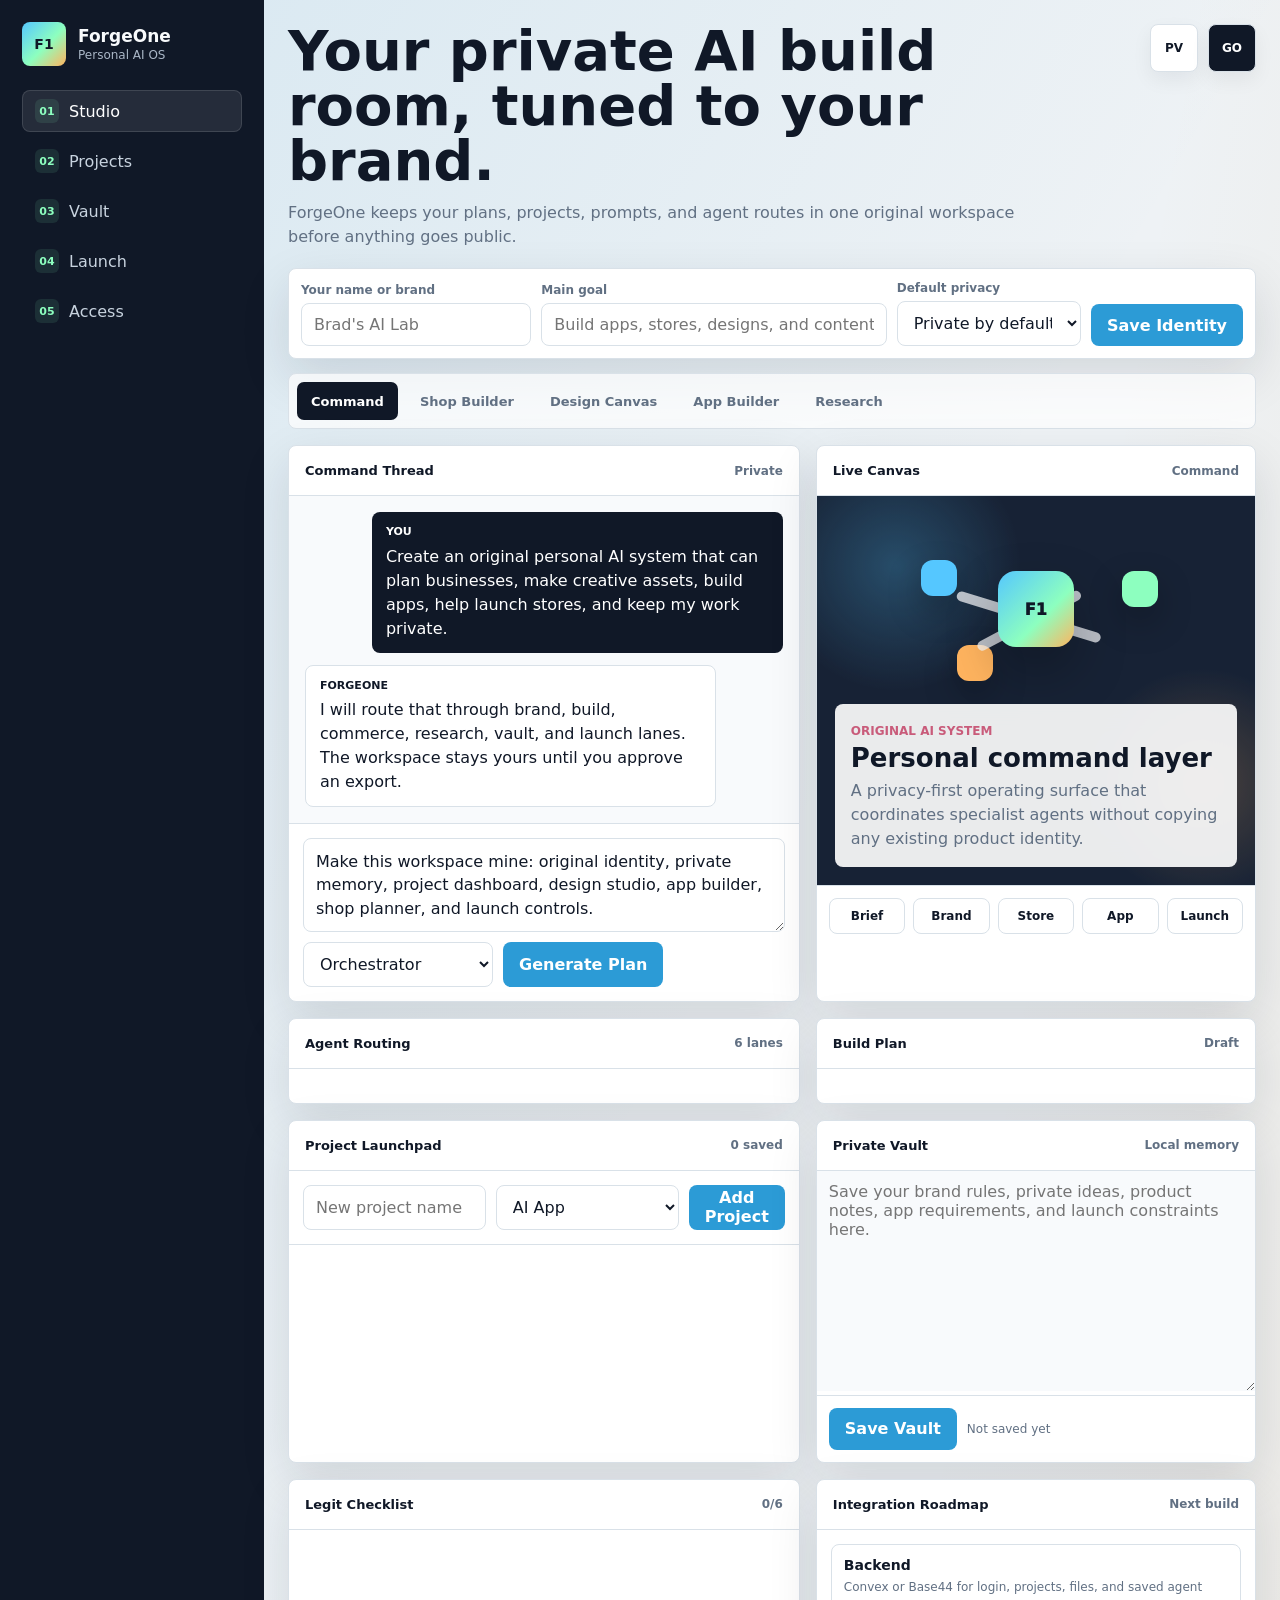
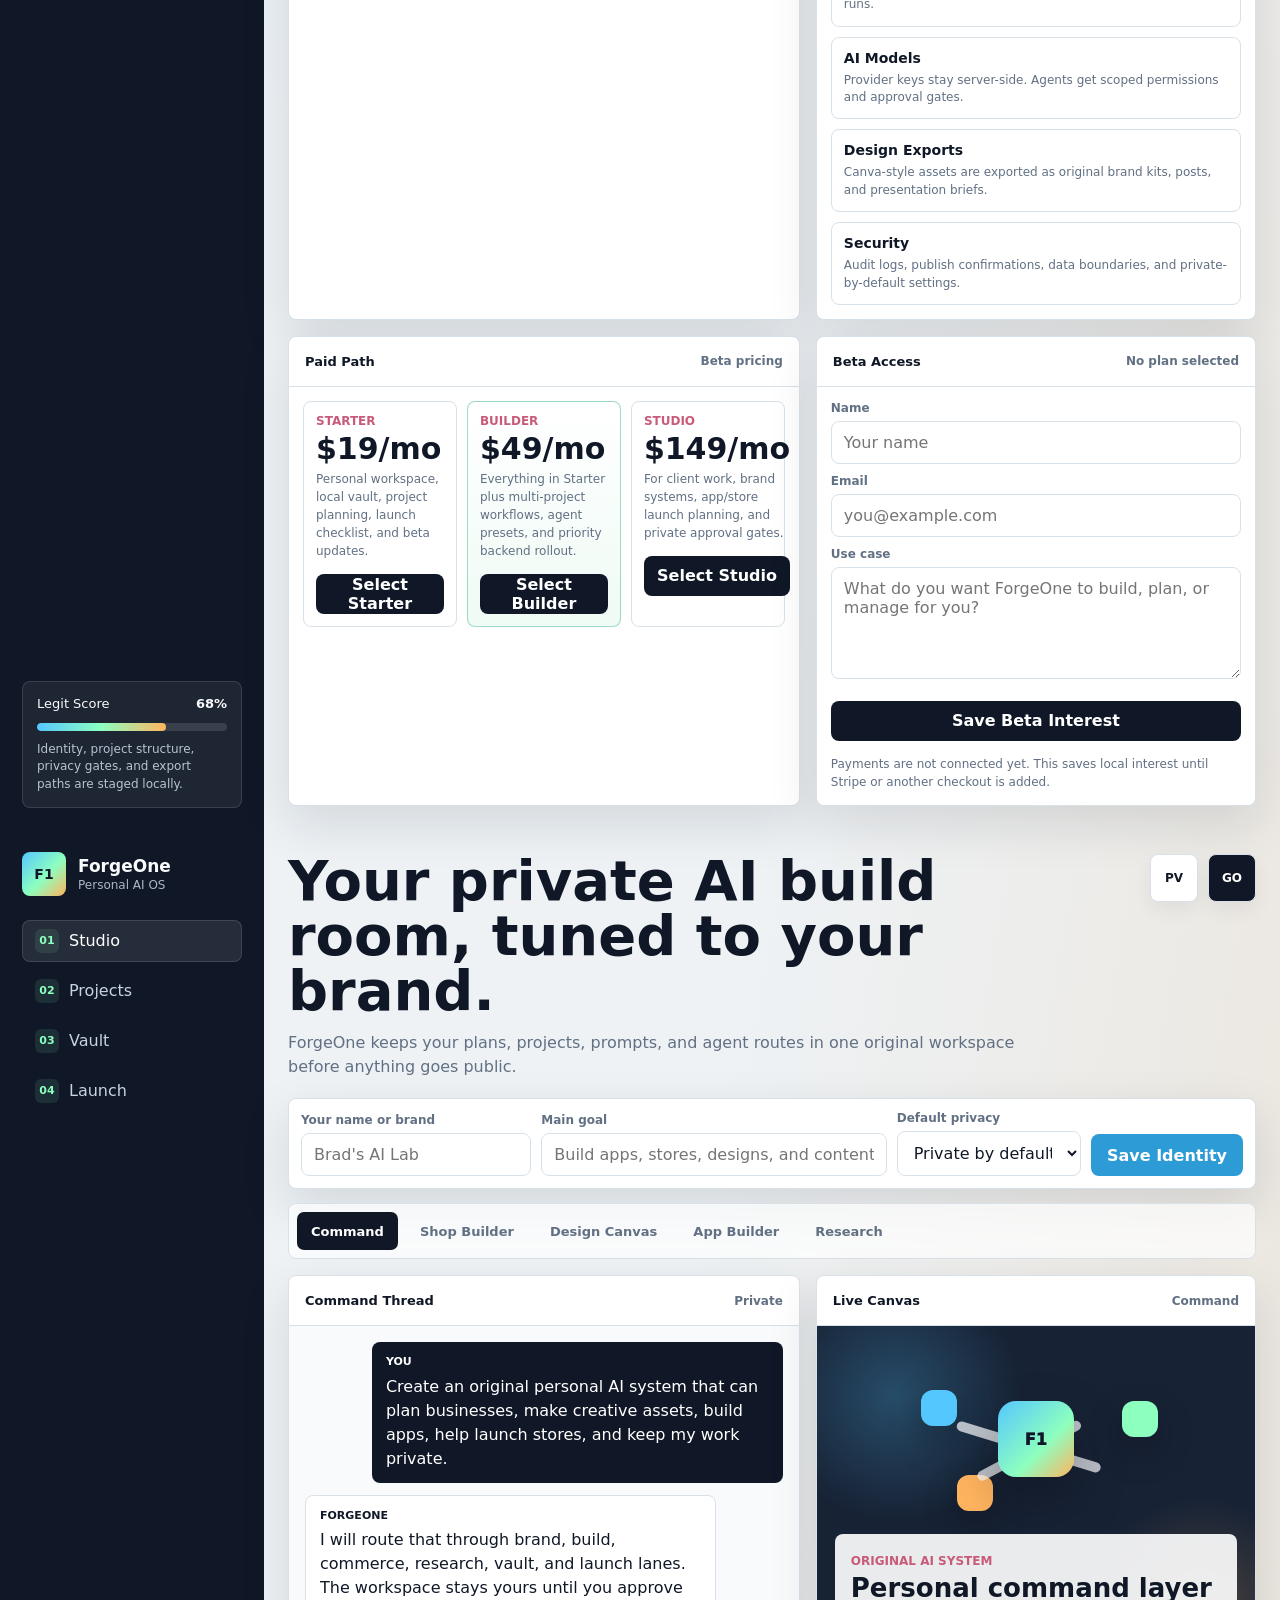
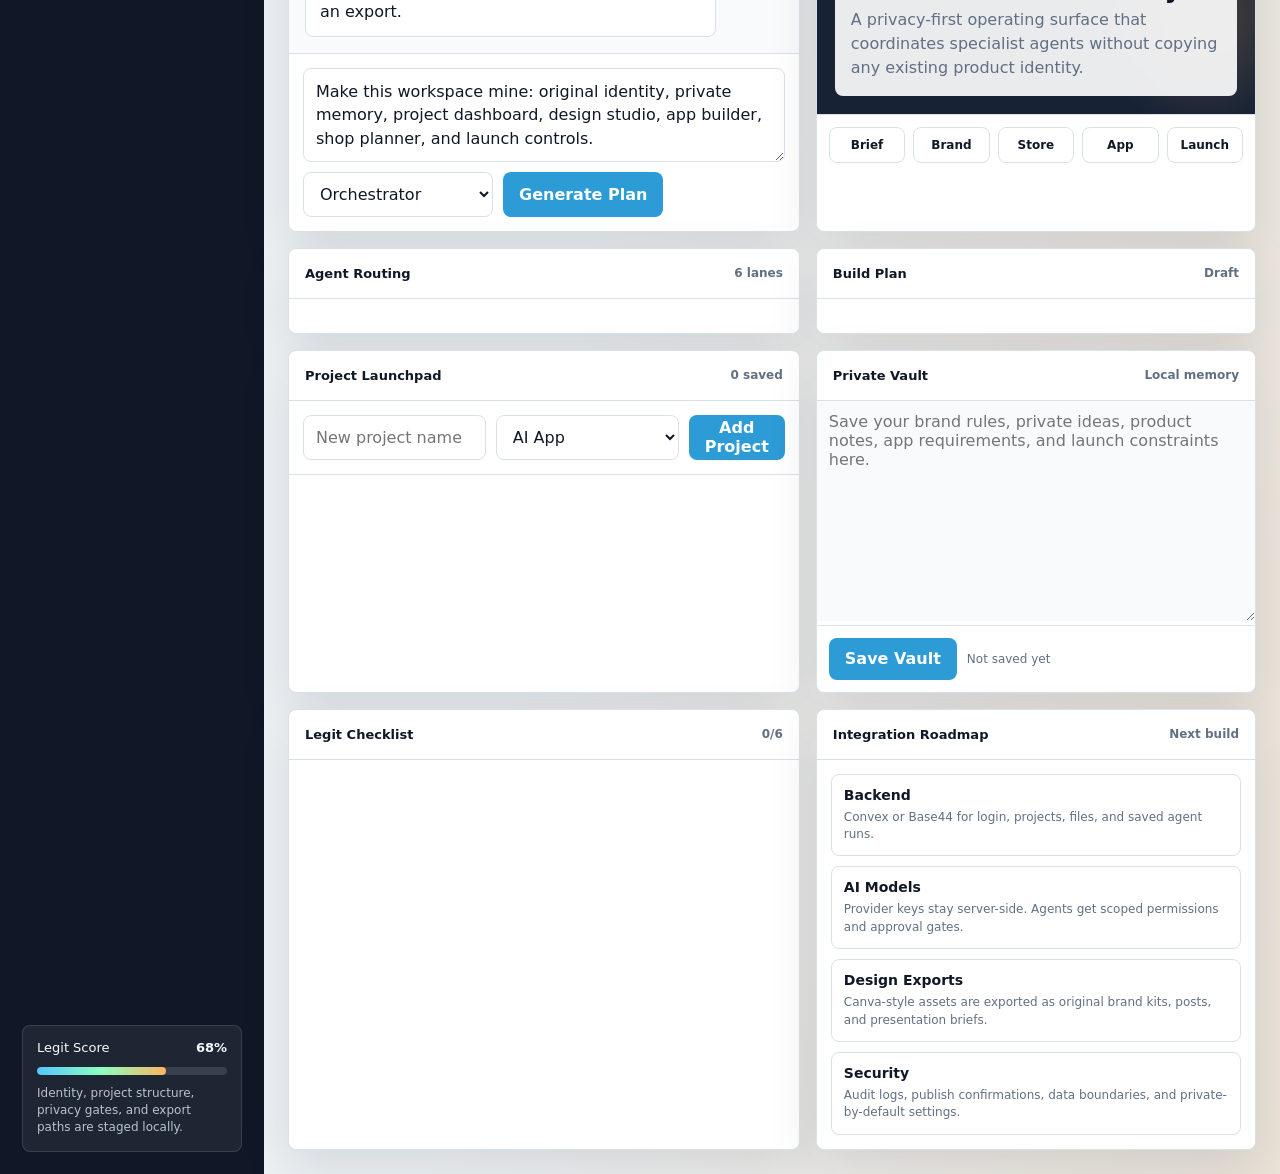
<file: index.html>
<!doctype html>
<html lang="en">
  <head>
    <meta charset="utf-8" />
    <meta name="viewport" content="width=device-width, initial-scale=1" />
    <title>ForgeOne AI Workspace</title>
    <link rel="stylesheet" href="./styles.css?v=20260709b" />
  </head>
  <body>
    <main class="shell" aria-label="ForgeOne AI workspace">
      <aside class="sidebar" aria-label="Workspace navigation">
        <div class="brand">
          <div class="brand-mark" aria-hidden="true">F1</div>
          <div>
            <strong>ForgeOne</strong>
            <span id="ownerTag">Personal AI OS</span>
          </div>
        </div>

        <nav class="nav-list" aria-label="Primary">
          <button class="nav-item active" type="button" data-section="studio">
            <span class="icon" aria-hidden="true">01</span>
            <span>Studio</span>
          </button>
          <button class="nav-item" type="button" data-section="projects">
            <span class="icon" aria-hidden="true">02</span>
            <span>Projects</span>
          </button>
          <button class="nav-item" type="button" data-section="vault">
            <span class="icon" aria-hidden="true">03</span>
            <span>Vault</span>
          </button>
          <button class="nav-item" type="button" data-section="launch">
            <span class="icon" aria-hidden="true">04</span>
            <span>Launch</span>
          </button>
          <button class="nav-item" type="button" data-section="access">
            <span class="icon" aria-hidden="true">05</span>
            <span>Access</span>
          </button>
        </nav>

        <section class="quota" aria-label="Readiness score">
          <div class="quota-head">
            <span>Legit Score</span>
            <strong id="legitScore">68%</strong>
          </div>
          <div class="meter" aria-hidden="true"><span id="legitBar"></span></div>
          <p id="legitText">Identity, project structure, privacy gates, and export paths are staged locally.</p>
        </section>
      </aside>

      <section class="workspace">
        <header class="topbar">
          <div>
            <h1>Your private AI build room, tuned to your brand.</h1>
            <p>ForgeOne keeps your plans, projects, prompts, and agent routes in one original workspace before anything goes public.</p>
          </div>
          <div class="top-actions" aria-label="Global actions">
            <button class="icon-button" type="button" id="privacyToggle" title="Toggle private mode" aria-pressed="true">
              <span aria-hidden="true">PV</span>
            </button>
            <button class="icon-button primary" type="button" id="runButton" title="Run workspace">
              <span aria-hidden="true">GO</span>
            </button>
          </div>
        </header>

        <section class="owner-panel" aria-label="Owner setup">
          <form class="owner-form" id="ownerForm">
            <label>
              <span>Your name or brand</span>
              <input id="ownerName" autocomplete="name" placeholder="Brad's AI Lab" />
            </label>
            <label>
              <span>Main goal</span>
              <input id="ownerGoal" placeholder="Build apps, stores, designs, and content" />
            </label>
            <label>
              <span>Default privacy</span>
              <select id="ownerPrivacy">
                <option value="Private by default">Private by default</option>
                <option value="Review before export">Review before export</option>
                <option value="Local only">Local only</option>
              </select>
            </label>
            <button type="submit">Save Identity</button>
          </form>
        </section>

        <section class="mode-strip" aria-label="Creation mode">
          <button class="mode active" type="button" data-mode="command">Command</button>
          <button class="mode" type="button" data-mode="shop">Shop Builder</button>
          <button class="mode" type="button" data-mode="canvas">Design Canvas</button>
          <button class="mode" type="button" data-mode="code">App Builder</button>
          <button class="mode" type="button" data-mode="research">Research</button>
        </section>

        <section class="main-grid" id="studio">
          <section class="conversation" aria-label="AI command conversation">
            <div class="panel-title">
              <span>Command Thread</span>
              <strong id="privacyState">Private</strong>
            </div>
            <div class="thread" id="thread">
              <article class="message user">
                <span>You</span>
                <p>Create an original personal AI system that can plan businesses, make creative assets, build apps, help launch stores, and keep my work private.</p>
              </article>
              <article class="message ai">
                <span>ForgeOne</span>
                <p>I will route that through brand, build, commerce, research, vault, and launch lanes. The workspace stays yours until you approve an export.</p>
              </article>
            </div>
            <form class="composer" id="composer">
              <label class="sr-only" for="prompt">Prompt</label>
              <textarea id="prompt" rows="3">Make this workspace mine: original identity, private memory, project dashboard, design studio, app builder, shop planner, and launch controls.</textarea>
              <div class="composer-actions">
                <select id="agentSelect" aria-label="Agent">
                  <option value="orchestrator">Orchestrator</option>
                  <option value="designer">Design Agent</option>
                  <option value="builder">Code Agent</option>
                  <option value="commerce">Commerce Agent</option>
                  <option value="analyst">Research Agent</option>
                  <option value="security">Security Agent</option>
                </select>
                <button type="submit">Generate Plan</button>
              </div>
            </form>
          </section>

          <section class="canvas-area" aria-label="Live workspace preview">
            <div class="panel-title">
              <span>Live Canvas</span>
              <strong id="modeLabel">Command</strong>
            </div>
            <div class="preview">
              <div class="signal-map" aria-hidden="true">
                <span class="node node-a"></span>
                <span class="node node-b"></span>
                <span class="node node-c"></span>
                <span class="beam beam-a"></span>
                <span class="beam beam-b"></span>
                <span class="core">F1</span>
              </div>
              <div class="preview-card">
                <span id="previewType">Original AI system</span>
                <h2 id="previewTitle">Personal command layer</h2>
                <p id="previewBody">A privacy-first operating surface that coordinates specialist agents without copying any existing product identity.</p>
              </div>
            </div>
            <div class="tool-row" aria-label="Quick tools">
              <button type="button" data-tool="Brief">Brief</button>
              <button type="button" data-tool="Brand">Brand</button>
              <button type="button" data-tool="Store">Store</button>
              <button type="button" data-tool="App">App</button>
              <button type="button" data-tool="Launch">Launch</button>
            </div>
          </section>

          <section class="agent-board" aria-label="Agent routing">
            <div class="panel-title">
              <span>Agent Routing</span>
              <strong id="activeAgents">6 lanes</strong>
            </div>
            <div class="agent-list" id="agentList"></div>
          </section>

          <section class="build-plan" aria-label="Generated plan">
            <div class="panel-title">
              <span>Build Plan</span>
              <strong id="planStatus">Draft</strong>
            </div>
            <ol id="planList"></ol>
          </section>
        </section>

        <section class="lower-grid" id="projects" aria-label="Projects and vault">
          <section class="project-panel">
            <div class="panel-title">
              <span>Project Launchpad</span>
              <strong id="projectCount">0 saved</strong>
            </div>
            <form class="project-form" id="projectForm">
              <input id="projectName" placeholder="New project name" />
              <select id="projectType" aria-label="Project type">
                <option>AI App</option>
                <option>Online Store</option>
                <option>Brand Kit</option>
                <option>Content System</option>
                <option>Research Sprint</option>
              </select>
              <button type="submit">Add Project</button>
            </form>
            <div class="project-list" id="projectList"></div>
          </section>

          <section class="vault-panel" id="vault" aria-label="Private vault notes">
            <div class="panel-title">
              <span>Private Vault</span>
              <strong>Local memory</strong>
            </div>
            <textarea id="vaultNotes" rows="8" placeholder="Save your brand rules, private ideas, product notes, app requirements, and launch constraints here."></textarea>
            <div class="vault-actions">
              <button type="button" id="saveVault">Save Vault</button>
              <span id="vaultStatus">Not saved yet</span>
            </div>
          </section>
        </section>

        <section class="systems-grid" id="launch" aria-label="Legitimacy and integrations">
          <section class="legit-panel">
            <div class="panel-title">
              <span>Legit Checklist</span>
              <strong id="checkCount">0/6</strong>
            </div>
            <div class="check-list" id="checkList"></div>
          </section>

          <section class="integration-panel">
            <div class="panel-title">
              <span>Integration Roadmap</span>
              <strong>Next build</strong>
            </div>
            <div class="integration-list">
              <article>
                <strong>Backend</strong>
                <p>Convex or Base44 for login, projects, files, and saved agent runs.</p>
              </article>
              <article>
                <strong>AI Models</strong>
                <p>Provider keys stay server-side. Agents get scoped permissions and approval gates.</p>
              </article>
              <article>
                <strong>Design Exports</strong>
                <p>Canva-style assets are exported as original brand kits, posts, and presentation briefs.</p>
              </article>
              <article>
                <strong>Security</strong>
                <p>Audit logs, publish confirmations, data boundaries, and private-by-default settings.</p>
              </article>
            </div>
          </section>
        </section>

        <section class="access-grid" id="access" aria-label="Pricing and beta access">
          <section class="pricing-panel">
            <div class="panel-title">
              <span>Paid Path</span>
              <strong>Beta pricing</strong>
            </div>
            <div class="pricing-list">
              <article class="price-card">
                <span>Starter</span>
                <strong>$19/mo</strong>
                <p>Personal workspace, local vault, project planning, launch checklist, and beta updates.</p>
                <button type="button" data-plan-choice="Starter">Select Starter</button>
              </article>
              <article class="price-card featured">
                <span>Builder</span>
                <strong>$49/mo</strong>
                <p>Everything in Starter plus multi-project workflows, agent presets, and priority backend rollout.</p>
                <button type="button" data-plan-choice="Builder">Select Builder</button>
              </article>
              <article class="price-card">
                <span>Studio</span>
                <strong>$149/mo</strong>
                <p>For client work, brand systems, app/store launch planning, and private approval gates.</p>
                <button type="button" data-plan-choice="Studio">Select Studio</button>
              </article>
            </div>
          </section>

          <section class="access-panel">
            <div class="panel-title">
              <span>Beta Access</span>
              <strong id="selectedPlan">No plan selected</strong>
            </div>
            <form class="beta-form" id="betaForm">
              <label>
                <span>Name</span>
                <input id="betaName" autocomplete="name" placeholder="Your name" />
              </label>
              <label>
                <span>Email</span>
                <input id="betaEmail" autocomplete="email" inputmode="email" placeholder="you@example.com" />
              </label>
              <label>
                <span>Use case</span>
                <textarea id="betaUseCase" rows="4" placeholder="What do you want ForgeOne to build, plan, or manage for you?"></textarea>
              </label>
              <button type="submit">Save Beta Interest</button>
            </form>
            <p class="beta-status" id="betaStatus">Payments are not connected yet. This saves local interest until Stripe or another checkout is added.</p>
          </section>
        </section>
      </section>
    </main>
    <script src="./app.js?v=20260709b"></script>
  </body>
</html>
<!doctype html>
<html lang="en">
  <head>
    <meta charset="utf-8" />
    <meta name="viewport" content="width=device-width, initial-scale=1" />
    <title>ForgeOne AI Workspace</title>
    <link rel="stylesheet" href="./styles.css?v=20260709" />
  </head>
  <body>
    <main class="shell" aria-label="ForgeOne AI workspace">
      <aside class="sidebar" aria-label="Workspace navigation">
        <div class="brand">
          <div class="brand-mark" aria-hidden="true">F1</div>
          <div>
            <strong>ForgeOne</strong>
            <span id="ownerTag">Personal AI OS</span>
          </div>
        </div>

        <nav class="nav-list" aria-label="Primary">
          <button class="nav-item active" type="button" data-section="studio">
            <span class="icon" aria-hidden="true">01</span>
            <span>Studio</span>
          </button>
          <button class="nav-item" type="button" data-section="projects">
            <span class="icon" aria-hidden="true">02</span>
            <span>Projects</span>
          </button>
          <button class="nav-item" type="button" data-section="vault">
            <span class="icon" aria-hidden="true">03</span>
            <span>Vault</span>
          </button>
          <button class="nav-item" type="button" data-section="launch">
            <span class="icon" aria-hidden="true">04</span>
            <span>Launch</span>
          </button>
        </nav>

        <section class="quota" aria-label="Readiness score">
          <div class="quota-head">
            <span>Legit Score</span>
            <strong id="legitScore">68%</strong>
          </div>
          <div class="meter" aria-hidden="true"><span id="legitBar"></span></div>
          <p id="legitText">Identity, project structure, privacy gates, and export paths are staged locally.</p>
        </section>
      </aside>

      <section class="workspace">
        <header class="topbar">
          <div>
            <h1>Your private AI build room, tuned to your brand.</h1>
            <p>ForgeOne keeps your plans, projects, prompts, and agent routes in one original workspace before anything goes public.</p>
          </div>
          <div class="top-actions" aria-label="Global actions">
            <button class="icon-button" type="button" id="privacyToggle" title="Toggle private mode" aria-pressed="true">
              <span aria-hidden="true">PV</span>
            </button>
            <button class="icon-button primary" type="button" id="runButton" title="Run workspace">
              <span aria-hidden="true">GO</span>
            </button>
          </div>
        </header>

        <section class="owner-panel" aria-label="Owner setup">
          <form class="owner-form" id="ownerForm">
            <label>
              <span>Your name or brand</span>
              <input id="ownerName" autocomplete="name" placeholder="Brad's AI Lab" />
            </label>
            <label>
              <span>Main goal</span>
              <input id="ownerGoal" placeholder="Build apps, stores, designs, and content" />
            </label>
            <label>
              <span>Default privacy</span>
              <select id="ownerPrivacy">
                <option value="Private by default">Private by default</option>
                <option value="Review before export">Review before export</option>
                <option value="Local only">Local only</option>
              </select>
            </label>
            <button type="submit">Save Identity</button>
          </form>
        </section>

        <section class="mode-strip" aria-label="Creation mode">
          <button class="mode active" type="button" data-mode="command">Command</button>
          <button class="mode" type="button" data-mode="shop">Shop Builder</button>
          <button class="mode" type="button" data-mode="canvas">Design Canvas</button>
          <button class="mode" type="button" data-mode="code">App Builder</button>
          <button class="mode" type="button" data-mode="research">Research</button>
        </section>

        <section class="main-grid" id="studio">
          <section class="conversation" aria-label="AI command conversation">
            <div class="panel-title">
              <span>Command Thread</span>
              <strong id="privacyState">Private</strong>
            </div>
            <div class="thread" id="thread">
              <article class="message user">
                <span>You</span>
                <p>Create an original personal AI system that can plan businesses, make creative assets, build apps, help launch stores, and keep my work private.</p>
              </article>
              <article class="message ai">
                <span>ForgeOne</span>
                <p>I will route that through brand, build, commerce, research, vault, and launch lanes. The workspace stays yours until you approve an export.</p>
              </article>
            </div>
            <form class="composer" id="composer">
              <label class="sr-only" for="prompt">Prompt</label>
              <textarea id="prompt" rows="3">Make this workspace mine: original identity, private memory, project dashboard, design studio, app builder, shop planner, and launch controls.</textarea>
              <div class="composer-actions">
                <select id="agentSelect" aria-label="Agent">
                  <option value="orchestrator">Orchestrator</option>
                  <option value="designer">Design Agent</option>
                  <option value="builder">Code Agent</option>
                  <option value="commerce">Commerce Agent</option>
                  <option value="analyst">Research Agent</option>
                  <option value="security">Security Agent</option>
                </select>
                <button type="submit">Generate Plan</button>
              </div>
            </form>
          </section>

          <section class="canvas-area" aria-label="Live workspace preview">
            <div class="panel-title">
              <span>Live Canvas</span>
              <strong id="modeLabel">Command</strong>
            </div>
            <div class="preview">
              <div class="signal-map" aria-hidden="true">
                <span class="node node-a"></span>
                <span class="node node-b"></span>
                <span class="node node-c"></span>
                <span class="beam beam-a"></span>
                <span class="beam beam-b"></span>
                <span class="core">F1</span>
              </div>
              <div class="preview-card">
                <span id="previewType">Original AI system</span>
                <h2 id="previewTitle">Personal command layer</h2>
                <p id="previewBody">A privacy-first operating surface that coordinates specialist agents without copying any existing product identity.</p>
              </div>
            </div>
            <div class="tool-row" aria-label="Quick tools">
              <button type="button" data-tool="Brief">Brief</button>
              <button type="button" data-tool="Brand">Brand</button>
              <button type="button" data-tool="Store">Store</button>
              <button type="button" data-tool="App">App</button>
              <button type="button" data-tool="Launch">Launch</button>
            </div>
          </section>

          <section class="agent-board" aria-label="Agent routing">
            <div class="panel-title">
              <span>Agent Routing</span>
              <strong id="activeAgents">6 lanes</strong>
            </div>
            <div class="agent-list" id="agentList"></div>
          </section>

          <section class="build-plan" aria-label="Generated plan">
            <div class="panel-title">
              <span>Build Plan</span>
              <strong id="planStatus">Draft</strong>
            </div>
            <ol id="planList"></ol>
          </section>
        </section>

        <section class="lower-grid" id="projects" aria-label="Projects and vault">
          <section class="project-panel">
            <div class="panel-title">
              <span>Project Launchpad</span>
              <strong id="projectCount">0 saved</strong>
            </div>
            <form class="project-form" id="projectForm">
              <input id="projectName" placeholder="New project name" />
              <select id="projectType" aria-label="Project type">
                <option>AI App</option>
                <option>Online Store</option>
                <option>Brand Kit</option>
                <option>Content System</option>
                <option>Research Sprint</option>
              </select>
              <button type="submit">Add Project</button>
            </form>
            <div class="project-list" id="projectList"></div>
          </section>

          <section class="vault-panel" id="vault" aria-label="Private vault notes">
            <div class="panel-title">
              <span>Private Vault</span>
              <strong>Local memory</strong>
            </div>
            <textarea id="vaultNotes" rows="8" placeholder="Save your brand rules, private ideas, product notes, app requirements, and launch constraints here."></textarea>
            <div class="vault-actions">
              <button type="button" id="saveVault">Save Vault</button>
              <span id="vaultStatus">Not saved yet</span>
            </div>
          </section>
        </section>

        <section class="systems-grid" id="launch" aria-label="Legitimacy and integrations">
          <section class="legit-panel">
            <div class="panel-title">
              <span>Legit Checklist</span>
              <strong id="checkCount">0/6</strong>
            </div>
            <div class="check-list" id="checkList"></div>
          </section>

          <section class="integration-panel">
            <div class="panel-title">
              <span>Integration Roadmap</span>
              <strong>Next build</strong>
            </div>
            <div class="integration-list">
              <article>
                <strong>Backend</strong>
                <p>Convex or Base44 for login, projects, files, and saved agent runs.</p>
              </article>
              <article>
                <strong>AI Models</strong>
                <p>Provider keys stay server-side. Agents get scoped permissions and approval gates.</p>
              </article>
              <article>
                <strong>Design Exports</strong>
                <p>Canva-style assets are exported as original brand kits, posts, and presentation briefs.</p>
              </article>
              <article>
                <strong>Security</strong>
                <p>Audit logs, publish confirmations, data boundaries, and private-by-default settings.</p>
              </article>
            </div>
          </section>
        </section>
      </section>
    </main>
    <script src="./app.js?v=20260709"></script>
  </body>
</html>
</file>
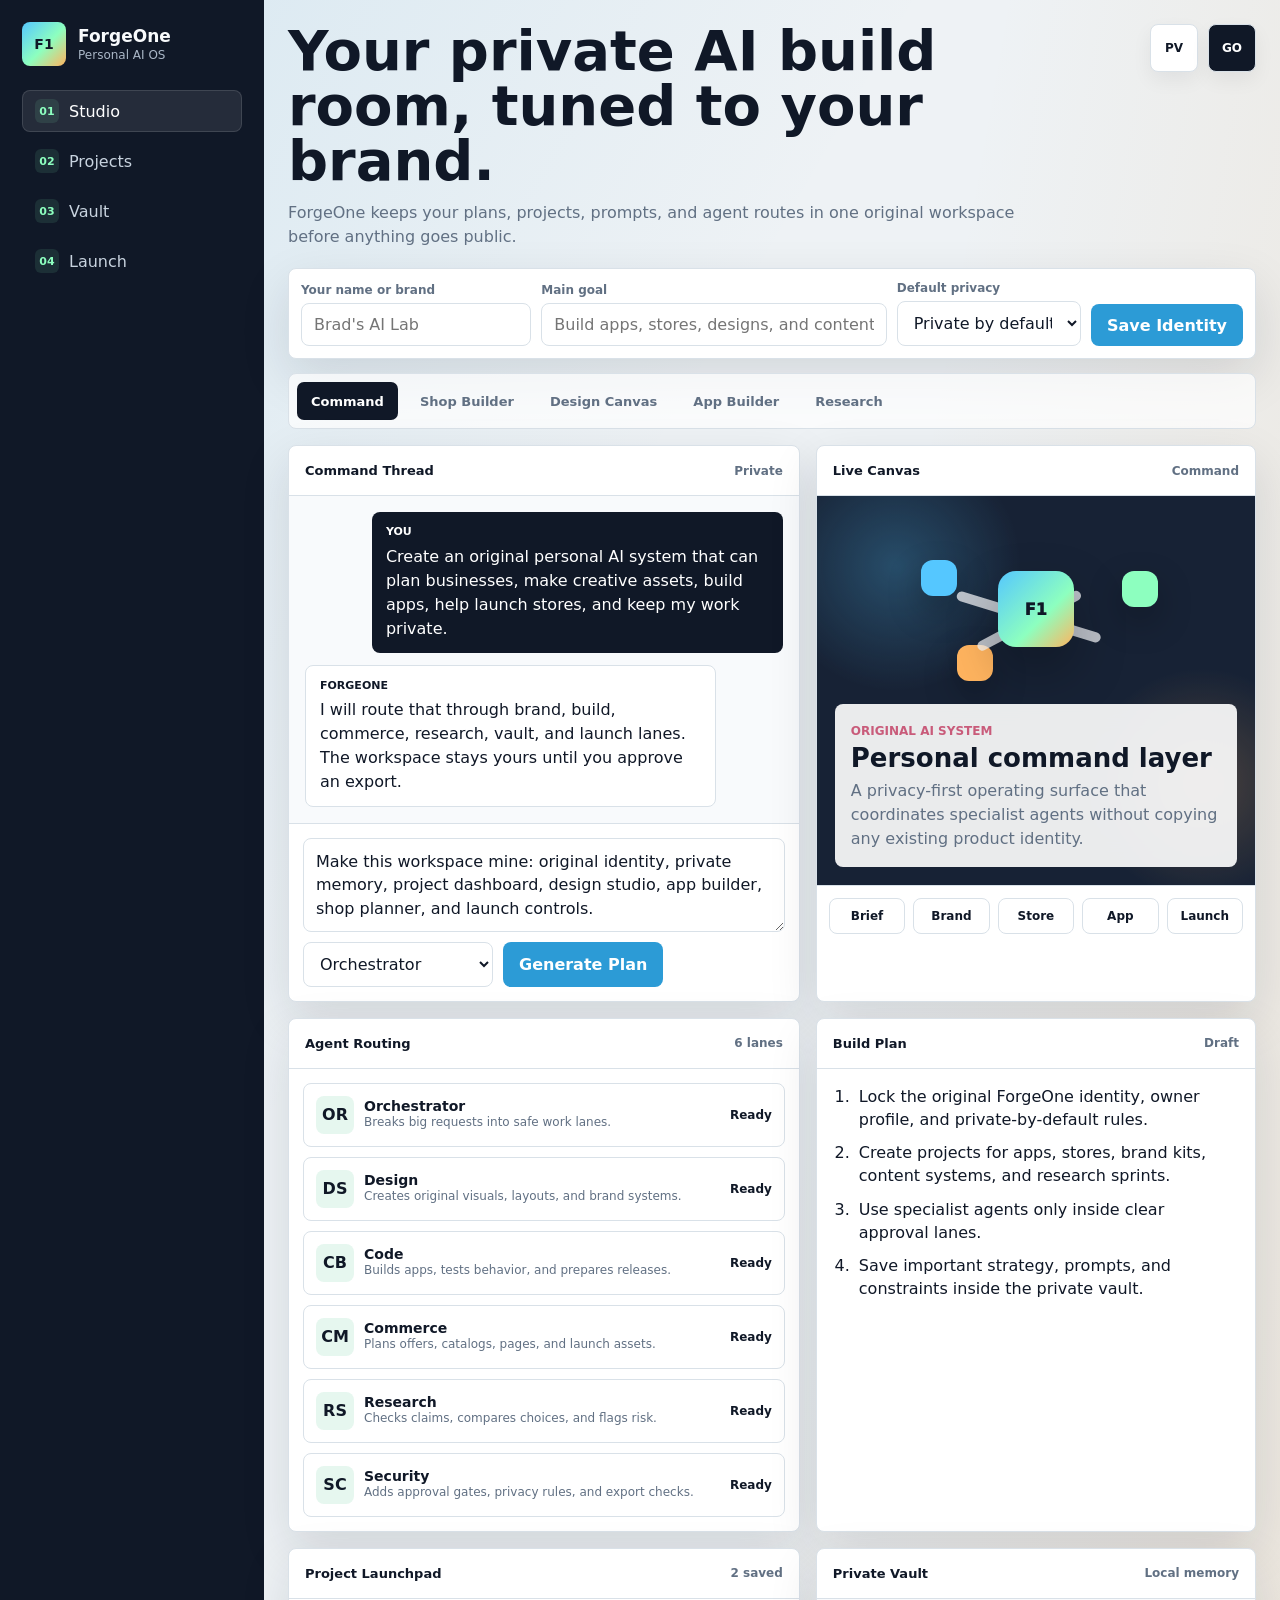
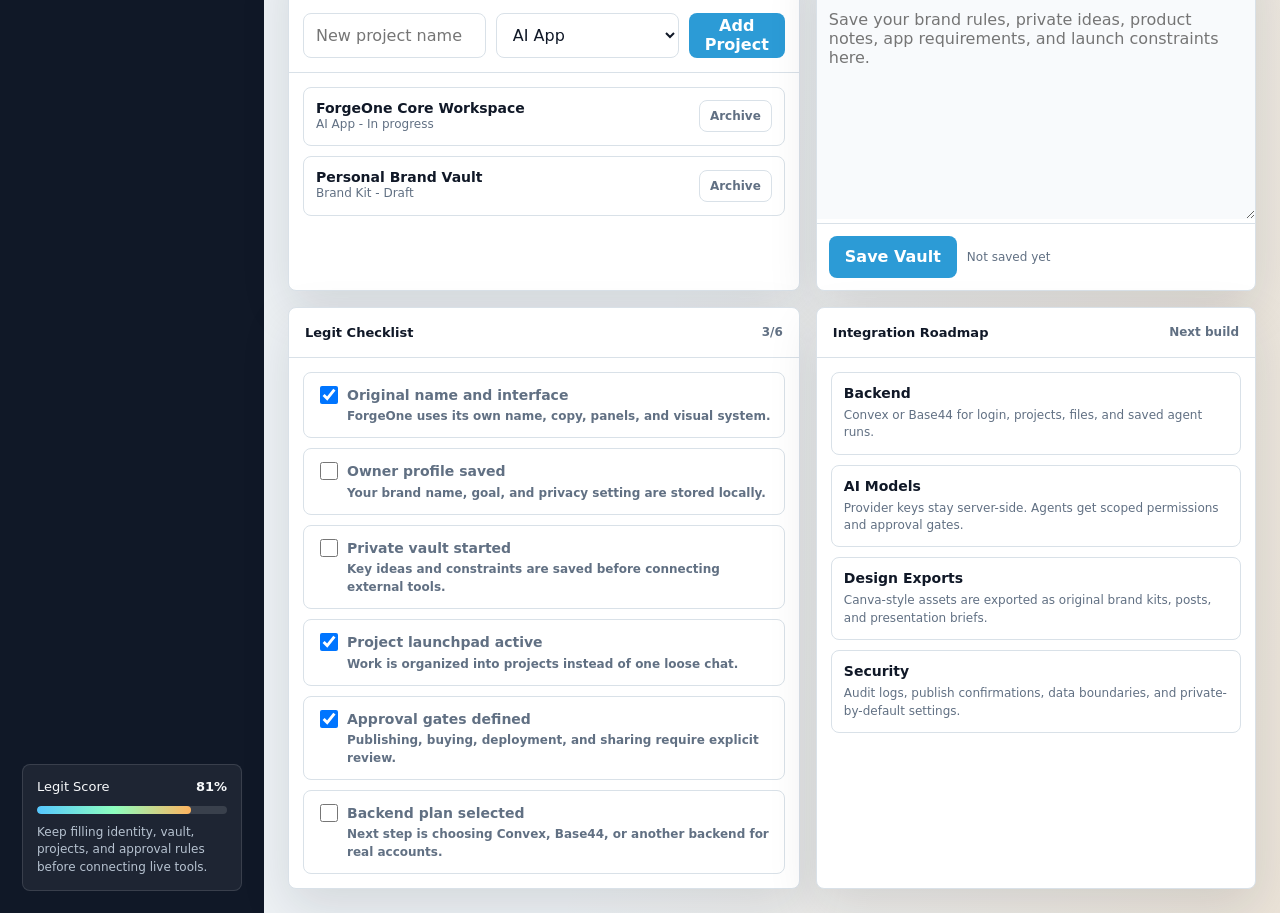
<file: public-deploy/index.html>
<!doctype html>
<html lang="en">
  <head>
    <meta charset="utf-8" />
    <meta name="viewport" content="width=device-width, initial-scale=1" />
    <title>ForgeOne AI Workspace</title>
    <link rel="stylesheet" href="./styles.css?v=20260709" />
  </head>
  <body>
    <main class="shell" aria-label="ForgeOne AI workspace">
      <aside class="sidebar" aria-label="Workspace navigation">
        <div class="brand">
          <div class="brand-mark" aria-hidden="true">F1</div>
          <div>
            <strong>ForgeOne</strong>
            <span id="ownerTag">Personal AI OS</span>
          </div>
        </div>

        <nav class="nav-list" aria-label="Primary">
          <button class="nav-item active" type="button" data-section="studio">
            <span class="icon" aria-hidden="true">01</span>
            <span>Studio</span>
          </button>
          <button class="nav-item" type="button" data-section="projects">
            <span class="icon" aria-hidden="true">02</span>
            <span>Projects</span>
          </button>
          <button class="nav-item" type="button" data-section="vault">
            <span class="icon" aria-hidden="true">03</span>
            <span>Vault</span>
          </button>
          <button class="nav-item" type="button" data-section="launch">
            <span class="icon" aria-hidden="true">04</span>
            <span>Launch</span>
          </button>
        </nav>

        <section class="quota" aria-label="Readiness score">
          <div class="quota-head">
            <span>Legit Score</span>
            <strong id="legitScore">68%</strong>
          </div>
          <div class="meter" aria-hidden="true"><span id="legitBar"></span></div>
          <p id="legitText">Identity, project structure, privacy gates, and export paths are staged locally.</p>
        </section>
      </aside>

      <section class="workspace">
        <header class="topbar">
          <div>
            <h1>Your private AI build room, tuned to your brand.</h1>
            <p>ForgeOne keeps your plans, projects, prompts, and agent routes in one original workspace before anything goes public.</p>
          </div>
          <div class="top-actions" aria-label="Global actions">
            <button class="icon-button" type="button" id="privacyToggle" title="Toggle private mode" aria-pressed="true">
              <span aria-hidden="true">PV</span>
            </button>
            <button class="icon-button primary" type="button" id="runButton" title="Run workspace">
              <span aria-hidden="true">GO</span>
            </button>
          </div>
        </header>

        <section class="owner-panel" aria-label="Owner setup">
          <form class="owner-form" id="ownerForm">
            <label>
              <span>Your name or brand</span>
              <input id="ownerName" autocomplete="name" placeholder="Brad's AI Lab" />
            </label>
            <label>
              <span>Main goal</span>
              <input id="ownerGoal" placeholder="Build apps, stores, designs, and content" />
            </label>
            <label>
              <span>Default privacy</span>
              <select id="ownerPrivacy">
                <option value="Private by default">Private by default</option>
                <option value="Review before export">Review before export</option>
                <option value="Local only">Local only</option>
              </select>
            </label>
            <button type="submit">Save Identity</button>
          </form>
        </section>

        <section class="mode-strip" aria-label="Creation mode">
          <button class="mode active" type="button" data-mode="command">Command</button>
          <button class="mode" type="button" data-mode="shop">Shop Builder</button>
          <button class="mode" type="button" data-mode="canvas">Design Canvas</button>
          <button class="mode" type="button" data-mode="code">App Builder</button>
          <button class="mode" type="button" data-mode="research">Research</button>
        </section>

        <section class="main-grid" id="studio">
          <section class="conversation" aria-label="AI command conversation">
            <div class="panel-title">
              <span>Command Thread</span>
              <strong id="privacyState">Private</strong>
            </div>
            <div class="thread" id="thread">
              <article class="message user">
                <span>You</span>
                <p>Create an original personal AI system that can plan businesses, make creative assets, build apps, help launch stores, and keep my work private.</p>
              </article>
              <article class="message ai">
                <span>ForgeOne</span>
                <p>I will route that through brand, build, commerce, research, vault, and launch lanes. The workspace stays yours until you approve an export.</p>
              </article>
            </div>
            <form class="composer" id="composer">
              <label class="sr-only" for="prompt">Prompt</label>
              <textarea id="prompt" rows="3">Make this workspace mine: original identity, private memory, project dashboard, design studio, app builder, shop planner, and launch controls.</textarea>
              <div class="composer-actions">
                <select id="agentSelect" aria-label="Agent">
                  <option value="orchestrator">Orchestrator</option>
                  <option value="designer">Design Agent</option>
                  <option value="builder">Code Agent</option>
                  <option value="commerce">Commerce Agent</option>
                  <option value="analyst">Research Agent</option>
                  <option value="security">Security Agent</option>
                </select>
                <button type="submit">Generate Plan</button>
              </div>
            </form>
          </section>

          <section class="canvas-area" aria-label="Live workspace preview">
            <div class="panel-title">
              <span>Live Canvas</span>
              <strong id="modeLabel">Command</strong>
            </div>
            <div class="preview">
              <div class="signal-map" aria-hidden="true">
                <span class="node node-a"></span>
                <span class="node node-b"></span>
                <span class="node node-c"></span>
                <span class="beam beam-a"></span>
                <span class="beam beam-b"></span>
                <span class="core">F1</span>
              </div>
              <div class="preview-card">
                <span id="previewType">Original AI system</span>
                <h2 id="previewTitle">Personal command layer</h2>
                <p id="previewBody">A privacy-first operating surface that coordinates specialist agents without copying any existing product identity.</p>
              </div>
            </div>
            <div class="tool-row" aria-label="Quick tools">
              <button type="button" data-tool="Brief">Brief</button>
              <button type="button" data-tool="Brand">Brand</button>
              <button type="button" data-tool="Store">Store</button>
              <button type="button" data-tool="App">App</button>
              <button type="button" data-tool="Launch">Launch</button>
            </div>
          </section>

          <section class="agent-board" aria-label="Agent routing">
            <div class="panel-title">
              <span>Agent Routing</span>
              <strong id="activeAgents">6 lanes</strong>
            </div>
            <div class="agent-list" id="agentList"></div>
          </section>

          <section class="build-plan" aria-label="Generated plan">
            <div class="panel-title">
              <span>Build Plan</span>
              <strong id="planStatus">Draft</strong>
            </div>
            <ol id="planList"></ol>
          </section>
        </section>

        <section class="lower-grid" id="projects" aria-label="Projects and vault">
          <section class="project-panel">
            <div class="panel-title">
              <span>Project Launchpad</span>
              <strong id="projectCount">0 saved</strong>
            </div>
            <form class="project-form" id="projectForm">
              <input id="projectName" placeholder="New project name" />
              <select id="projectType" aria-label="Project type">
                <option>AI App</option>
                <option>Online Store</option>
                <option>Brand Kit</option>
                <option>Content System</option>
                <option>Research Sprint</option>
              </select>
              <button type="submit">Add Project</button>
            </form>
            <div class="project-list" id="projectList"></div>
          </section>

          <section class="vault-panel" id="vault" aria-label="Private vault notes">
            <div class="panel-title">
              <span>Private Vault</span>
              <strong>Local memory</strong>
            </div>
            <textarea id="vaultNotes" rows="8" placeholder="Save your brand rules, private ideas, product notes, app requirements, and launch constraints here."></textarea>
            <div class="vault-actions">
              <button type="button" id="saveVault">Save Vault</button>
              <span id="vaultStatus">Not saved yet</span>
            </div>
          </section>
        </section>

        <section class="systems-grid" id="launch" aria-label="Legitimacy and integrations">
          <section class="legit-panel">
            <div class="panel-title">
              <span>Legit Checklist</span>
              <strong id="checkCount">0/6</strong>
            </div>
            <div class="check-list" id="checkList"></div>
          </section>

          <section class="integration-panel">
            <div class="panel-title">
              <span>Integration Roadmap</span>
              <strong>Next build</strong>
            </div>
            <div class="integration-list">
              <article>
                <strong>Backend</strong>
                <p>Convex or Base44 for login, projects, files, and saved agent runs.</p>
              </article>
              <article>
                <strong>AI Models</strong>
                <p>Provider keys stay server-side. Agents get scoped permissions and approval gates.</p>
              </article>
              <article>
                <strong>Design Exports</strong>
                <p>Canva-style assets are exported as original brand kits, posts, and presentation briefs.</p>
              </article>
              <article>
                <strong>Security</strong>
                <p>Audit logs, publish confirmations, data boundaries, and private-by-default settings.</p>
              </article>
            </div>
          </section>
        </section>
      </section>
    </main>
    <script src="./app.js?v=20260709"></script>
  </body>
</html>
</file>
<file: styles.css>
:root {
  --bg: #eef2f5;
  --ink: #101827;
  --muted: #617083;
  --surface: #ffffff;
  --panel: #f8fafc;
  --line: #d9e1e8;
  --aqua: #2c9bd6;
  --mint: #43b987;
  --amber: #d88928;
  --rose: #c95b7a;
  --dark: #101827;
  --shadow: 0 18px 50px rgba(16, 24, 39, 0.12);
}

* {
  box-sizing: border-box;
}

body {
  margin: 0;
  min-width: 320px;
  min-height: 100vh;
  color: var(--ink);
  background:
    linear-gradient(120deg, rgba(44, 155, 214, 0.12), transparent 34%),
    linear-gradient(280deg, rgba(216, 137, 40, 0.14), transparent 42%),
    var(--bg);
  font-family: Inter, ui-sans-serif, system-ui, -apple-system, BlinkMacSystemFont, "Segoe UI", sans-serif;
  letter-spacing: 0;
}

button,
input,
textarea,
select {
  font: inherit;
}

button {
  cursor: pointer;
}

.shell {
  display: grid;
  grid-template-columns: 264px minmax(0, 1fr);
  min-height: 100vh;
}

.sidebar {
  display: flex;
  flex-direction: column;
  gap: 24px;
  padding: 22px;
  color: #f8fafc;
  background: var(--dark);
}

.brand {
  display: flex;
  align-items: center;
  gap: 12px;
}

.brand-mark {
  display: grid;
  place-items: center;
  width: 44px;
  aspect-ratio: 1;
  border-radius: 8px;
  color: var(--dark);
  background: linear-gradient(135deg, #55c7ff, #8dffbf 54%, #ffb45f);
  font-size: 14px;
  font-weight: 900;
}

.brand strong,
.brand span {
  display: block;
}

.brand strong {
  font-size: 17px;
}

.brand span {
  margin-top: 2px;
  color: #aab7c7;
  font-size: 12px;
}

.nav-list {
  display: grid;
  gap: 8px;
}

.nav-item {
  display: flex;
  align-items: center;
  gap: 10px;
  width: 100%;
  min-height: 42px;
  border: 1px solid transparent;
  border-radius: 8px;
  padding: 0 12px;
  color: #c8d3df;
  background: transparent;
  text-align: left;
}

.nav-item.active,
.nav-item:hover {
  color: #ffffff;
  background: rgba(255, 255, 255, 0.09);
  border-color: rgba(255, 255, 255, 0.12);
}

.icon {
  display: grid;
  place-items: center;
  width: 24px;
  aspect-ratio: 1;
  border-radius: 6px;
  color: #8dffbf;
  background: rgba(141, 255, 191, 0.1);
  font-size: 11px;
  font-weight: 900;
}

.quota {
  margin-top: auto;
  padding: 14px;
  border: 1px solid rgba(255, 255, 255, 0.12);
  border-radius: 8px;
  background: rgba(255, 255, 255, 0.06);
}

.quota-head {
  display: flex;
  align-items: center;
  justify-content: space-between;
  gap: 8px;
  font-size: 13px;
}

.quota p {
  margin: 10px 0 0;
  color: #b7c3d1;
  font-size: 12px;
  line-height: 1.45;
}

.meter {
  height: 8px;
  margin-top: 12px;
  overflow: hidden;
  border-radius: 999px;
  background: rgba(255, 255, 255, 0.12);
}

.meter span {
  display: block;
  width: 68%;
  height: 100%;
  border-radius: inherit;
  background: linear-gradient(90deg, #55c7ff, #8dffbf, #ffb45f);
  transition: width 220ms ease;
}

.workspace {
  min-width: 0;
  padding: 24px;
}

.topbar {
  display: flex;
  align-items: flex-start;
  justify-content: space-between;
  gap: 20px;
  margin-bottom: 18px;
}

.topbar h1 {
  max-width: 840px;
  margin: 0;
  font-size: clamp(30px, 5vw, 56px);
  line-height: 0.98;
  letter-spacing: 0;
}

.topbar p {
  max-width: 760px;
  margin: 12px 0 0;
  color: var(--muted);
  font-size: 16px;
  line-height: 1.55;
}

.top-actions {
  display: flex;
  gap: 10px;
}

.icon-button {
  display: grid;
  place-items: center;
  width: 48px;
  aspect-ratio: 1;
  border: 1px solid var(--line);
  border-radius: 8px;
  color: var(--ink);
  background: var(--surface);
  box-shadow: 0 8px 20px rgba(16, 24, 39, 0.06);
  font-size: 12px;
  font-weight: 900;
}

.icon-button.primary {
  color: #ffffff;
  background: var(--dark);
}

.owner-panel,
.conversation,
.canvas-area,
.agent-board,
.build-plan,
.project-panel,
.vault-panel,
.legit-panel,
.integration-panel,
.pricing-panel,
.access-panel {
  min-width: 0;
  border: 1px solid var(--line);
  border-radius: 8px;
  background: var(--surface);
  box-shadow: var(--shadow);
}

.owner-panel {
  margin-bottom: 14px;
  padding: 12px;
}

.owner-form {
  display: grid;
  grid-template-columns: minmax(180px, 1fr) minmax(220px, 1.5fr) minmax(160px, 0.8fr) auto;
  gap: 10px;
  align-items: end;
}

label span {
  display: block;
  margin-bottom: 6px;
  color: var(--muted);
  font-size: 12px;
  font-weight: 800;
}

input,
textarea,
select {
  width: 100%;
  border: 1px solid var(--line);
  border-radius: 8px;
  padding: 11px 12px;
  outline: none;
  color: var(--ink);
  background: #ffffff;
}

input:focus,
textarea:focus,
select:focus {
  border-color: var(--aqua);
  box-shadow: 0 0 0 3px rgba(44, 155, 214, 0.18);
}

.owner-form button,
.composer button,
.project-form button,
.vault-actions button {
  min-height: 42px;
  border: 0;
  border-radius: 8px;
  padding: 0 16px;
  color: #ffffff;
  background: var(--aqua);
  font-weight: 900;
}

.mode-strip {
  display: flex;
  gap: 8px;
  overflow-x: auto;
  padding: 8px;
  border: 1px solid var(--line);
  border-radius: 8px;
  background: rgba(255, 255, 255, 0.72);
}

.mode {
  flex: 0 0 auto;
  min-height: 38px;
  border: 0;
  border-radius: 7px;
  padding: 0 14px;
  color: var(--muted);
  background: transparent;
  font-size: 13px;
  font-weight: 800;
}

.mode.active {
  color: #ffffff;
  background: var(--dark);
}

.main-grid,
.lower-grid,
.systems-grid,
.access-grid {
  display: grid;
  gap: 16px;
  margin-top: 16px;
}

.main-grid {
  grid-template-columns: minmax(360px, 1fr) minmax(320px, 0.86fr);
}

.lower-grid,
.systems-grid,
.access-grid {
  grid-template-columns: minmax(360px, 1fr) minmax(320px, 0.86fr);
}

.conversation {
  display: flex;
  flex-direction: column;
  min-height: 520px;
}

.panel-title {
  display: flex;
  align-items: center;
  justify-content: space-between;
  gap: 12px;
  min-height: 50px;
  padding: 0 16px;
  border-bottom: 1px solid var(--line);
}

.panel-title span {
  font-size: 13px;
  font-weight: 900;
}

.panel-title strong {
  color: var(--muted);
  font-size: 12px;
}

.thread {
  display: grid;
  align-content: start;
  gap: 12px;
  flex: 1;
  min-height: 220px;
  max-height: 330px;
  overflow: auto;
  padding: 16px;
  background: var(--panel);
}

.message {
  max-width: 86%;
  padding: 12px 14px;
  border-radius: 8px;
  line-height: 1.5;
}

.message span {
  display: block;
  margin-bottom: 4px;
  font-size: 11px;
  font-weight: 900;
  text-transform: uppercase;
}

.message p {
  margin: 0;
}

.message.user {
  justify-self: end;
  color: #ffffff;
  background: var(--dark);
}

.message.ai {
  justify-self: start;
  border: 1px solid var(--line);
  background: #ffffff;
}

.composer {
  display: grid;
  gap: 10px;
  padding: 14px;
  border-top: 1px solid var(--line);
}

.composer textarea {
  resize: vertical;
  min-height: 88px;
  line-height: 1.45;
}

.composer-actions,
.project-form,
.vault-actions {
  display: flex;
  gap: 10px;
}

.composer select {
  max-width: 190px;
}

.canvas-area {
  overflow: hidden;
}

.preview {
  min-height: 322px;
  padding: 18px;
  background:
    radial-gradient(circle at 18% 18%, rgba(85, 199, 255, 0.26), transparent 26%),
    radial-gradient(circle at 88% 74%, rgba(255, 180, 95, 0.22), transparent 24%),
    #172235;
}

.signal-map {
  position: relative;
  min-height: 190px;
  margin: 0 auto;
  max-width: 360px;
}

.core,
.node,
.beam {
  position: absolute;
  display: block;
}

.core {
  left: 50%;
  top: 50%;
  display: grid;
  place-items: center;
  width: 76px;
  aspect-ratio: 1;
  border-radius: 18px;
  transform: translate(-50%, -50%);
  color: var(--dark);
  background: linear-gradient(135deg, #55c7ff, #8dffbf 60%, #ffb45f);
  font-weight: 950;
  box-shadow: 0 24px 52px rgba(0, 0, 0, 0.26);
}

.node {
  width: 36px;
  aspect-ratio: 1;
  border-radius: 12px;
  background: #f8fafc;
  box-shadow: 0 14px 34px rgba(0, 0, 0, 0.26);
}

.node-a {
  left: 18%;
  top: 24%;
  background: #55c7ff;
}

.node-b {
  right: 16%;
  top: 30%;
  background: #8dffbf;
}

.node-c {
  left: 28%;
  bottom: 12%;
  background: #ffb45f;
}

.beam {
  height: 10px;
  border-radius: 99px;
  background: rgba(248, 250, 252, 0.72);
  transform-origin: left center;
}

.beam-a {
  left: 28%;
  top: 40%;
  width: 150px;
  transform: rotate(17deg);
}

.beam-b {
  left: 34%;
  bottom: 27%;
  width: 116px;
  transform: rotate(-28deg);
}

.preview-card {
  border-radius: 8px;
  padding: 16px;
  color: var(--ink);
  background: rgba(255, 255, 255, 0.91);
  backdrop-filter: blur(12px);
}

.preview-card span {
  color: var(--rose);
  font-size: 12px;
  font-weight: 900;
  text-transform: uppercase;
}

.preview-card h2 {
  margin: 6px 0;
  font-size: 26px;
  line-height: 1.05;
  letter-spacing: 0;
}

.preview-card p {
  margin: 0;
  color: var(--muted);
  line-height: 1.5;
}

.tool-row {
  display: grid;
  grid-template-columns: repeat(5, 1fr);
  gap: 8px;
  padding: 12px;
  border-top: 1px solid var(--line);
}

.tool-row button {
  min-width: 0;
  min-height: 36px;
  border: 1px solid var(--line);
  border-radius: 8px;
  color: var(--ink);
  background: #ffffff;
  font-size: 12px;
  font-weight: 900;
}

.tool-row button.active {
  border-color: transparent;
  color: #ffffff;
  background: var(--mint);
}

.agent-list,
.project-list,
.check-list,
.integration-list,
.pricing-list {
  display: grid;
  gap: 10px;
  padding: 14px;
}

.agent,
.project-card,
.check-item,
.integration-list article,
.price-card {
  display: grid;
  gap: 6px;
  padding: 12px;
  border: 1px solid var(--line);
  border-radius: 8px;
  background: #ffffff;
}

.pricing-list {
  grid-template-columns: repeat(3, minmax(0, 1fr));
}

.price-card {
  align-content: start;
  min-height: 214px;
}

.price-card.featured {
  border-color: rgba(67, 185, 135, 0.5);
  background: linear-gradient(180deg, #ffffff, #effbf5);
}

.price-card span {
  color: var(--rose);
  font-size: 12px;
  font-weight: 900;
  text-transform: uppercase;
}

.price-card strong {
  font-size: 30px;
  line-height: 1;
}

.price-card p,
.beta-status {
  margin: 0;
  color: var(--muted);
  font-size: 12px;
  line-height: 1.5;
}

.price-card button,
.beta-form button {
  align-self: end;
  min-height: 40px;
  margin-top: 8px;
  border: 0;
  border-radius: 8px;
  padding: 0 12px;
  color: #ffffff;
  background: var(--dark);
  font-weight: 900;
}

.price-card button.selected {
  color: var(--dark);
  background: linear-gradient(135deg, #55c7ff, #8dffbf);
}

.beta-form {
  display: grid;
  gap: 10px;
  padding: 14px;
}

.beta-form textarea {
  resize: vertical;
  min-height: 112px;
}

.beta-status {
  padding: 0 14px 14px;
}

.agent {
  grid-template-columns: 38px minmax(0, 1fr) auto;
  align-items: center;
  gap: 10px;
}

.agent-badge {
  display: grid;
  place-items: center;
  width: 38px;
  aspect-ratio: 1;
  border-radius: 8px;
  color: var(--dark);
  background: #e6f7ef;
  font-weight: 900;
}

.agent h3,
.project-card h3,
.integration-list strong {
  margin: 0;
  font-size: 14px;
}

.agent p,
.project-card p,
.integration-list p,
.check-item span {
  margin: 0;
  color: var(--muted);
  font-size: 12px;
  line-height: 1.45;
}

.agent output {
  font-size: 12px;
  font-weight: 900;
}

.build-plan ol {
  display: grid;
  gap: 10px;
  margin: 0;
  padding: 16px 16px 18px 38px;
}

.build-plan li {
  padding-left: 4px;
  line-height: 1.45;
}

.project-form {
  padding: 14px;
  border-bottom: 1px solid var(--line);
}

.project-card {
  grid-template-columns: minmax(0, 1fr) auto;
  align-items: center;
}

.project-card button {
  border: 1px solid var(--line);
  border-radius: 8px;
  padding: 8px 10px;
  color: var(--muted);
  background: #ffffff;
  font-size: 12px;
  font-weight: 900;
}

.vault-panel textarea {
  min-height: 220px;
  border: 0;
  border-radius: 0;
  resize: vertical;
  background: var(--panel);
}

.vault-actions {
  align-items: center;
  padding: 12px;
  border-top: 1px solid var(--line);
}

.vault-actions span {
  color: var(--muted);
  font-size: 12px;
}

.check-item {
  grid-template-columns: auto minmax(0, 1fr);
  align-items: start;
}

.check-item input {
  width: 18px;
  height: 18px;
  margin-top: 1px;
}

.check-item strong {
  display: block;
  margin-bottom: 3px;
  font-size: 14px;
}

.sr-only {
  position: absolute;
  width: 1px;
  height: 1px;
  padding: 0;
  margin: -1px;
  overflow: hidden;
  clip: rect(0, 0, 0, 0);
  white-space: nowrap;
  border: 0;
}

@media (max-width: 1080px) {
  .owner-form,
  .main-grid,
  .lower-grid,
  .systems-grid,
  .access-grid,
  .pricing-list {
    grid-template-columns: 1fr;
  }
}

@media (max-width: 860px) {
  .shell {
    grid-template-columns: 1fr;
  }

  .sidebar {
    position: sticky;
    top: 0;
    z-index: 10;
    display: grid;
    grid-template-columns: 1fr;
    gap: 12px;
    width: 100%;
    max-width: 100vw;
    min-width: 0;
    padding: 12px;
  }

  .nav-list {
    display: flex;
    min-width: 0;
    max-width: 100%;
    overflow-x: auto;
  }

  .nav-item {
    flex: 0 0 auto;
    width: auto;
  }

  .quota {
    display: none;
  }
}

@media (max-width: 620px) {
  .workspace {
    overflow-x: hidden;
    padding: 14px;
  }

  .topbar {
    flex-direction: column;
  }

  .topbar h1 {
    font-size: 34px;
  }

  .composer-actions,
  .project-form,
  .vault-actions {
    display: grid;
  }

  .composer select,
  .composer button,
  .project-form button,
  .vault-actions button {
    max-width: none;
    width: 100%;
  }

  .tool-row {
    grid-template-columns: repeat(2, 1fr);
  }

  .message {
    max-width: 100%;
  }
}
:root {
  --bg: #eef2f5;
  --ink: #101827;
  --muted: #617083;
  --surface: #ffffff;
  --panel: #f8fafc;
  --line: #d9e1e8;
  --aqua: #2c9bd6;
  --mint: #43b987;
  --amber: #d88928;
  --rose: #c95b7a;
  --dark: #101827;
  --shadow: 0 18px 50px rgba(16, 24, 39, 0.12);
}

* {
  box-sizing: border-box;
}

body {
  margin: 0;
  min-width: 320px;
  min-height: 100vh;
  color: var(--ink);
  background:
    linear-gradient(120deg, rgba(44, 155, 214, 0.12), transparent 34%),
    linear-gradient(280deg, rgba(216, 137, 40, 0.14), transparent 42%),
    var(--bg);
  font-family: Inter, ui-sans-serif, system-ui, -apple-system, BlinkMacSystemFont, "Segoe UI", sans-serif;
  letter-spacing: 0;
}

button,
input,
textarea,
select {
  font: inherit;
}

button {
  cursor: pointer;
}

.shell {
  display: grid;
  grid-template-columns: 264px minmax(0, 1fr);
  min-height: 100vh;
}

.sidebar {
  display: flex;
  flex-direction: column;
  gap: 24px;
  padding: 22px;
  color: #f8fafc;
  background: var(--dark);
}

.brand {
  display: flex;
  align-items: center;
  gap: 12px;
}

.brand-mark {
  display: grid;
  place-items: center;
  width: 44px;
  aspect-ratio: 1;
  border-radius: 8px;
  color: var(--dark);
  background: linear-gradient(135deg, #55c7ff, #8dffbf 54%, #ffb45f);
  font-size: 14px;
  font-weight: 900;
}

.brand strong,
.brand span {
  display: block;
}

.brand strong {
  font-size: 17px;
}

.brand span {
  margin-top: 2px;
  color: #aab7c7;
  font-size: 12px;
}

.nav-list {
  display: grid;
  gap: 8px;
}

.nav-item {
  display: flex;
  align-items: center;
  gap: 10px;
  width: 100%;
  min-height: 42px;
  border: 1px solid transparent;
  border-radius: 8px;
  padding: 0 12px;
  color: #c8d3df;
  background: transparent;
  text-align: left;
}

.nav-item.active,
.nav-item:hover {
  color: #ffffff;
  background: rgba(255, 255, 255, 0.09);
  border-color: rgba(255, 255, 255, 0.12);
}

.icon {
  display: grid;
  place-items: center;
  width: 24px;
  aspect-ratio: 1;
  border-radius: 6px;
  color: #8dffbf;
  background: rgba(141, 255, 191, 0.1);
  font-size: 11px;
  font-weight: 900;
}

.quota {
  margin-top: auto;
  padding: 14px;
  border: 1px solid rgba(255, 255, 255, 0.12);
  border-radius: 8px;
  background: rgba(255, 255, 255, 0.06);
}

.quota-head {
  display: flex;
  align-items: center;
  justify-content: space-between;
  gap: 8px;
  font-size: 13px;
}

.quota p {
  margin: 10px 0 0;
  color: #b7c3d1;
  font-size: 12px;
  line-height: 1.45;
}

.meter {
  height: 8px;
  margin-top: 12px;
  overflow: hidden;
  border-radius: 999px;
  background: rgba(255, 255, 255, 0.12);
}

.meter span {
  display: block;
  width: 68%;
  height: 100%;
  border-radius: inherit;
  background: linear-gradient(90deg, #55c7ff, #8dffbf, #ffb45f);
  transition: width 220ms ease;
}

.workspace {
  min-width: 0;
  padding: 24px;
}

.topbar {
  display: flex;
  align-items: flex-start;
  justify-content: space-between;
  gap: 20px;
  margin-bottom: 18px;
}

.topbar h1 {
  max-width: 840px;
  margin: 0;
  font-size: clamp(30px, 5vw, 56px);
  line-height: 0.98;
  letter-spacing: 0;
}

.topbar p {
  max-width: 760px;
  margin: 12px 0 0;
  color: var(--muted);
  font-size: 16px;
  line-height: 1.55;
}

.top-actions {
  display: flex;
  gap: 10px;
}

.icon-button {
  display: grid;
  place-items: center;
  width: 48px;
  aspect-ratio: 1;
  border: 1px solid var(--line);
  border-radius: 8px;
  color: var(--ink);
  background: var(--surface);
  box-shadow: 0 8px 20px rgba(16, 24, 39, 0.06);
  font-size: 12px;
  font-weight: 900;
}

.icon-button.primary {
  color: #ffffff;
  background: var(--dark);
}

.owner-panel,
.conversation,
.canvas-area,
.agent-board,
.build-plan,
.project-panel,
.vault-panel,
.legit-panel,
.integration-panel {
  min-width: 0;
  border: 1px solid var(--line);
  border-radius: 8px;
  background: var(--surface);
  box-shadow: var(--shadow);
}

.owner-panel {
  margin-bottom: 14px;
  padding: 12px;
}

.owner-form {
  display: grid;
  grid-template-columns: minmax(180px, 1fr) minmax(220px, 1.5fr) minmax(160px, 0.8fr) auto;
  gap: 10px;
  align-items: end;
}

label span {
  display: block;
  margin-bottom: 6px;
  color: var(--muted);
  font-size: 12px;
  font-weight: 800;
}

input,
textarea,
select {
  width: 100%;
  border: 1px solid var(--line);
  border-radius: 8px;
  padding: 11px 12px;
  outline: none;
  color: var(--ink);
  background: #ffffff;
}

input:focus,
textarea:focus,
select:focus {
  border-color: var(--aqua);
  box-shadow: 0 0 0 3px rgba(44, 155, 214, 0.18);
}

.owner-form button,
.composer button,
.project-form button,
.vault-actions button {
  min-height: 42px;
  border: 0;
  border-radius: 8px;
  padding: 0 16px;
  color: #ffffff;
  background: var(--aqua);
  font-weight: 900;
}

.mode-strip {
  display: flex;
  gap: 8px;
  overflow-x: auto;
  padding: 8px;
  border: 1px solid var(--line);
  border-radius: 8px;
  background: rgba(255, 255, 255, 0.72);
}

.mode {
  flex: 0 0 auto;
  min-height: 38px;
  border: 0;
  border-radius: 7px;
  padding: 0 14px;
  color: var(--muted);
  background: transparent;
  font-size: 13px;
  font-weight: 800;
}

.mode.active {
  color: #ffffff;
  background: var(--dark);
}

.main-grid,
.lower-grid,
.systems-grid {
  display: grid;
  gap: 16px;
  margin-top: 16px;
}

.main-grid {
  grid-template-columns: minmax(360px, 1fr) minmax(320px, 0.86fr);
}

.lower-grid,
.systems-grid {
  grid-template-columns: minmax(360px, 1fr) minmax(320px, 0.86fr);
}

.conversation {
  display: flex;
  flex-direction: column;
  min-height: 520px;
}

.panel-title {
  display: flex;
  align-items: center;
  justify-content: space-between;
  gap: 12px;
  min-height: 50px;
  padding: 0 16px;
  border-bottom: 1px solid var(--line);
}

.panel-title span {
  font-size: 13px;
  font-weight: 900;
}

.panel-title strong {
  color: var(--muted);
  font-size: 12px;
}

.thread {
  display: grid;
  align-content: start;
  gap: 12px;
  flex: 1;
  min-height: 220px;
  max-height: 330px;
  overflow: auto;
  padding: 16px;
  background: var(--panel);
}

.message {
  max-width: 86%;
  padding: 12px 14px;
  border-radius: 8px;
  line-height: 1.5;
}

.message span {
  display: block;
  margin-bottom: 4px;
  font-size: 11px;
  font-weight: 900;
  text-transform: uppercase;
}

.message p {
  margin: 0;
}

.message.user {
  justify-self: end;
  color: #ffffff;
  background: var(--dark);
}

.message.ai {
  justify-self: start;
  border: 1px solid var(--line);
  background: #ffffff;
}

.composer {
  display: grid;
  gap: 10px;
  padding: 14px;
  border-top: 1px solid var(--line);
}

.composer textarea {
  resize: vertical;
  min-height: 88px;
  line-height: 1.45;
}

.composer-actions,
.project-form,
.vault-actions {
  display: flex;
  gap: 10px;
}

.composer select {
  max-width: 190px;
}

.canvas-area {
  overflow: hidden;
}

.preview {
  min-height: 322px;
  padding: 18px;
  background:
    radial-gradient(circle at 18% 18%, rgba(85, 199, 255, 0.26), transparent 26%),
    radial-gradient(circle at 88% 74%, rgba(255, 180, 95, 0.22), transparent 24%),
    #172235;
}

.signal-map {
  position: relative;
  min-height: 190px;
  margin: 0 auto;
  max-width: 360px;
}

.core,
.node,
.beam {
  position: absolute;
  display: block;
}

.core {
  left: 50%;
  top: 50%;
  display: grid;
  place-items: center;
  width: 76px;
  aspect-ratio: 1;
  border-radius: 18px;
  transform: translate(-50%, -50%);
  color: var(--dark);
  background: linear-gradient(135deg, #55c7ff, #8dffbf 60%, #ffb45f);
  font-weight: 950;
  box-shadow: 0 24px 52px rgba(0, 0, 0, 0.26);
}

.node {
  width: 36px;
  aspect-ratio: 1;
  border-radius: 12px;
  background: #f8fafc;
  box-shadow: 0 14px 34px rgba(0, 0, 0, 0.26);
}

.node-a {
  left: 18%;
  top: 24%;
  background: #55c7ff;
}

.node-b {
  right: 16%;
  top: 30%;
  background: #8dffbf;
}

.node-c {
  left: 28%;
  bottom: 12%;
  background: #ffb45f;
}

.beam {
  height: 10px;
  border-radius: 99px;
  background: rgba(248, 250, 252, 0.72);
  transform-origin: left center;
}

.beam-a {
  left: 28%;
  top: 40%;
  width: 150px;
  transform: rotate(17deg);
}

.beam-b {
  left: 34%;
  bottom: 27%;
  width: 116px;
  transform: rotate(-28deg);
}

.preview-card {
  border-radius: 8px;
  padding: 16px;
  color: var(--ink);
  background: rgba(255, 255, 255, 0.91);
  backdrop-filter: blur(12px);
}

.preview-card span {
  color: var(--rose);
  font-size: 12px;
  font-weight: 900;
  text-transform: uppercase;
}

.preview-card h2 {
  margin: 6px 0;
  font-size: 26px;
  line-height: 1.05;
  letter-spacing: 0;
}

.preview-card p {
  margin: 0;
  color: var(--muted);
  line-height: 1.5;
}

.tool-row {
  display: grid;
  grid-template-columns: repeat(5, 1fr);
  gap: 8px;
  padding: 12px;
  border-top: 1px solid var(--line);
}

.tool-row button {
  min-width: 0;
  min-height: 36px;
  border: 1px solid var(--line);
  border-radius: 8px;
  color: var(--ink);
  background: #ffffff;
  font-size: 12px;
  font-weight: 900;
}

.tool-row button.active {
  border-color: transparent;
  color: #ffffff;
  background: var(--mint);
}

.agent-list,
.project-list,
.check-list,
.integration-list {
  display: grid;
  gap: 10px;
  padding: 14px;
}

.agent,
.project-card,
.check-item,
.integration-list article {
  display: grid;
  gap: 6px;
  padding: 12px;
  border: 1px solid var(--line);
  border-radius: 8px;
  background: #ffffff;
}

.agent {
  grid-template-columns: 38px minmax(0, 1fr) auto;
  align-items: center;
  gap: 10px;
}

.agent-badge {
  display: grid;
  place-items: center;
  width: 38px;
  aspect-ratio: 1;
  border-radius: 8px;
  color: var(--dark);
  background: #e6f7ef;
  font-weight: 900;
}

.agent h3,
.project-card h3,
.integration-list strong {
  margin: 0;
  font-size: 14px;
}

.agent p,
.project-card p,
.integration-list p,
.check-item span {
  margin: 0;
  color: var(--muted);
  font-size: 12px;
  line-height: 1.45;
}

.agent output {
  font-size: 12px;
  font-weight: 900;
}

.build-plan ol {
  display: grid;
  gap: 10px;
  margin: 0;
  padding: 16px 16px 18px 38px;
}

.build-plan li {
  padding-left: 4px;
  line-height: 1.45;
}

.project-form {
  padding: 14px;
  border-bottom: 1px solid var(--line);
}

.project-card {
  grid-template-columns: minmax(0, 1fr) auto;
  align-items: center;
}

.project-card button {
  border: 1px solid var(--line);
  border-radius: 8px;
  padding: 8px 10px;
  color: var(--muted);
  background: #ffffff;
  font-size: 12px;
  font-weight: 900;
}

.vault-panel textarea {
  min-height: 220px;
  border: 0;
  border-radius: 0;
  resize: vertical;
  background: var(--panel);
}

.vault-actions {
  align-items: center;
  padding: 12px;
  border-top: 1px solid var(--line);
}

.vault-actions span {
  color: var(--muted);
  font-size: 12px;
}

.check-item {
  grid-template-columns: auto minmax(0, 1fr);
  align-items: start;
}

.check-item input {
  width: 18px;
  height: 18px;
  margin-top: 1px;
}

.check-item strong {
  display: block;
  margin-bottom: 3px;
  font-size: 14px;
}

.sr-only {
  position: absolute;
  width: 1px;
  height: 1px;
  padding: 0;
  margin: -1px;
  overflow: hidden;
  clip: rect(0, 0, 0, 0);
  white-space: nowrap;
  border: 0;
}

@media (max-width: 1080px) {
  .owner-form,
  .main-grid,
  .lower-grid,
  .systems-grid {
    grid-template-columns: 1fr;
  }
}

@media (max-width: 860px) {
  .shell {
    grid-template-columns: 1fr;
  }

  .sidebar {
    position: sticky;
    top: 0;
    z-index: 10;
    display: grid;
    grid-template-columns: 1fr;
    gap: 12px;
    width: 100%;
    max-width: 100vw;
    min-width: 0;
    padding: 12px;
  }

  .nav-list {
    display: flex;
    min-width: 0;
    max-width: 100%;
    overflow-x: auto;
  }

  .nav-item {
    flex: 0 0 auto;
    width: auto;
  }

  .quota {
    display: none;
  }
}

@media (max-width: 620px) {
  .workspace {
    overflow-x: hidden;
    padding: 14px;
  }

  .topbar {
    flex-direction: column;
  }

  .topbar h1 {
    font-size: 34px;
  }

  .composer-actions,
  .project-form,
  .vault-actions {
    display: grid;
  }

  .composer select,
  .composer button,
  .project-form button,
  .vault-actions button {
    max-width: none;
    width: 100%;
  }

  .tool-row {
    grid-template-columns: repeat(2, 1fr);
  }

  .message {
    max-width: 100%;
  }
}
</file>
<file: public-deploy/styles.css>
:root {
  --bg: #eef2f5;
  --ink: #101827;
  --muted: #617083;
  --surface: #ffffff;
  --panel: #f8fafc;
  --line: #d9e1e8;
  --aqua: #2c9bd6;
  --mint: #43b987;
  --amber: #d88928;
  --rose: #c95b7a;
  --dark: #101827;
  --shadow: 0 18px 50px rgba(16, 24, 39, 0.12);
}

* {
  box-sizing: border-box;
}

body {
  margin: 0;
  min-width: 320px;
  min-height: 100vh;
  color: var(--ink);
  background:
    linear-gradient(120deg, rgba(44, 155, 214, 0.12), transparent 34%),
    linear-gradient(280deg, rgba(216, 137, 40, 0.14), transparent 42%),
    var(--bg);
  font-family: Inter, ui-sans-serif, system-ui, -apple-system, BlinkMacSystemFont, "Segoe UI", sans-serif;
  letter-spacing: 0;
}

button,
input,
textarea,
select {
  font: inherit;
}

button {
  cursor: pointer;
}

.shell {
  display: grid;
  grid-template-columns: 264px minmax(0, 1fr);
  min-height: 100vh;
}

.sidebar {
  display: flex;
  flex-direction: column;
  gap: 24px;
  padding: 22px;
  color: #f8fafc;
  background: var(--dark);
}

.brand {
  display: flex;
  align-items: center;
  gap: 12px;
}

.brand-mark {
  display: grid;
  place-items: center;
  width: 44px;
  aspect-ratio: 1;
  border-radius: 8px;
  color: var(--dark);
  background: linear-gradient(135deg, #55c7ff, #8dffbf 54%, #ffb45f);
  font-size: 14px;
  font-weight: 900;
}

.brand strong,
.brand span {
  display: block;
}

.brand strong {
  font-size: 17px;
}

.brand span {
  margin-top: 2px;
  color: #aab7c7;
  font-size: 12px;
}

.nav-list {
  display: grid;
  gap: 8px;
}

.nav-item {
  display: flex;
  align-items: center;
  gap: 10px;
  width: 100%;
  min-height: 42px;
  border: 1px solid transparent;
  border-radius: 8px;
  padding: 0 12px;
  color: #c8d3df;
  background: transparent;
  text-align: left;
}

.nav-item.active,
.nav-item:hover {
  color: #ffffff;
  background: rgba(255, 255, 255, 0.09);
  border-color: rgba(255, 255, 255, 0.12);
}

.icon {
  display: grid;
  place-items: center;
  width: 24px;
  aspect-ratio: 1;
  border-radius: 6px;
  color: #8dffbf;
  background: rgba(141, 255, 191, 0.1);
  font-size: 11px;
  font-weight: 900;
}

.quota {
  margin-top: auto;
  padding: 14px;
  border: 1px solid rgba(255, 255, 255, 0.12);
  border-radius: 8px;
  background: rgba(255, 255, 255, 0.06);
}

.quota-head {
  display: flex;
  align-items: center;
  justify-content: space-between;
  gap: 8px;
  font-size: 13px;
}

.quota p {
  margin: 10px 0 0;
  color: #b7c3d1;
  font-size: 12px;
  line-height: 1.45;
}

.meter {
  height: 8px;
  margin-top: 12px;
  overflow: hidden;
  border-radius: 999px;
  background: rgba(255, 255, 255, 0.12);
}

.meter span {
  display: block;
  width: 68%;
  height: 100%;
  border-radius: inherit;
  background: linear-gradient(90deg, #55c7ff, #8dffbf, #ffb45f);
  transition: width 220ms ease;
}

.workspace {
  min-width: 0;
  padding: 24px;
}

.topbar {
  display: flex;
  align-items: flex-start;
  justify-content: space-between;
  gap: 20px;
  margin-bottom: 18px;
}

.topbar h1 {
  max-width: 840px;
  margin: 0;
  font-size: clamp(30px, 5vw, 56px);
  line-height: 0.98;
  letter-spacing: 0;
}

.topbar p {
  max-width: 760px;
  margin: 12px 0 0;
  color: var(--muted);
  font-size: 16px;
  line-height: 1.55;
}

.top-actions {
  display: flex;
  gap: 10px;
}

.icon-button {
  display: grid;
  place-items: center;
  width: 48px;
  aspect-ratio: 1;
  border: 1px solid var(--line);
  border-radius: 8px;
  color: var(--ink);
  background: var(--surface);
  box-shadow: 0 8px 20px rgba(16, 24, 39, 0.06);
  font-size: 12px;
  font-weight: 900;
}

.icon-button.primary {
  color: #ffffff;
  background: var(--dark);
}

.owner-panel,
.conversation,
.canvas-area,
.agent-board,
.build-plan,
.project-panel,
.vault-panel,
.legit-panel,
.integration-panel {
  min-width: 0;
  border: 1px solid var(--line);
  border-radius: 8px;
  background: var(--surface);
  box-shadow: var(--shadow);
}

.owner-panel {
  margin-bottom: 14px;
  padding: 12px;
}

.owner-form {
  display: grid;
  grid-template-columns: minmax(180px, 1fr) minmax(220px, 1.5fr) minmax(160px, 0.8fr) auto;
  gap: 10px;
  align-items: end;
}

label span {
  display: block;
  margin-bottom: 6px;
  color: var(--muted);
  font-size: 12px;
  font-weight: 800;
}

input,
textarea,
select {
  width: 100%;
  border: 1px solid var(--line);
  border-radius: 8px;
  padding: 11px 12px;
  outline: none;
  color: var(--ink);
  background: #ffffff;
}

input:focus,
textarea:focus,
select:focus {
  border-color: var(--aqua);
  box-shadow: 0 0 0 3px rgba(44, 155, 214, 0.18);
}

.owner-form button,
.composer button,
.project-form button,
.vault-actions button {
  min-height: 42px;
  border: 0;
  border-radius: 8px;
  padding: 0 16px;
  color: #ffffff;
  background: var(--aqua);
  font-weight: 900;
}

.mode-strip {
  display: flex;
  gap: 8px;
  overflow-x: auto;
  padding: 8px;
  border: 1px solid var(--line);
  border-radius: 8px;
  background: rgba(255, 255, 255, 0.72);
}

.mode {
  flex: 0 0 auto;
  min-height: 38px;
  border: 0;
  border-radius: 7px;
  padding: 0 14px;
  color: var(--muted);
  background: transparent;
  font-size: 13px;
  font-weight: 800;
}

.mode.active {
  color: #ffffff;
  background: var(--dark);
}

.main-grid,
.lower-grid,
.systems-grid {
  display: grid;
  gap: 16px;
  margin-top: 16px;
}

.main-grid {
  grid-template-columns: minmax(360px, 1fr) minmax(320px, 0.86fr);
}

.lower-grid,
.systems-grid {
  grid-template-columns: minmax(360px, 1fr) minmax(320px, 0.86fr);
}

.conversation {
  display: flex;
  flex-direction: column;
  min-height: 520px;
}

.panel-title {
  display: flex;
  align-items: center;
  justify-content: space-between;
  gap: 12px;
  min-height: 50px;
  padding: 0 16px;
  border-bottom: 1px solid var(--line);
}

.panel-title span {
  font-size: 13px;
  font-weight: 900;
}

.panel-title strong {
  color: var(--muted);
  font-size: 12px;
}

.thread {
  display: grid;
  align-content: start;
  gap: 12px;
  flex: 1;
  min-height: 220px;
  max-height: 330px;
  overflow: auto;
  padding: 16px;
  background: var(--panel);
}

.message {
  max-width: 86%;
  padding: 12px 14px;
  border-radius: 8px;
  line-height: 1.5;
}

.message span {
  display: block;
  margin-bottom: 4px;
  font-size: 11px;
  font-weight: 900;
  text-transform: uppercase;
}

.message p {
  margin: 0;
}

.message.user {
  justify-self: end;
  color: #ffffff;
  background: var(--dark);
}

.message.ai {
  justify-self: start;
  border: 1px solid var(--line);
  background: #ffffff;
}

.composer {
  display: grid;
  gap: 10px;
  padding: 14px;
  border-top: 1px solid var(--line);
}

.composer textarea {
  resize: vertical;
  min-height: 88px;
  line-height: 1.45;
}

.composer-actions,
.project-form,
.vault-actions {
  display: flex;
  gap: 10px;
}

.composer select {
  max-width: 190px;
}

.canvas-area {
  overflow: hidden;
}

.preview {
  min-height: 322px;
  padding: 18px;
  background:
    radial-gradient(circle at 18% 18%, rgba(85, 199, 255, 0.26), transparent 26%),
    radial-gradient(circle at 88% 74%, rgba(255, 180, 95, 0.22), transparent 24%),
    #172235;
}

.signal-map {
  position: relative;
  min-height: 190px;
  margin: 0 auto;
  max-width: 360px;
}

.core,
.node,
.beam {
  position: absolute;
  display: block;
}

.core {
  left: 50%;
  top: 50%;
  display: grid;
  place-items: center;
  width: 76px;
  aspect-ratio: 1;
  border-radius: 18px;
  transform: translate(-50%, -50%);
  color: var(--dark);
  background: linear-gradient(135deg, #55c7ff, #8dffbf 60%, #ffb45f);
  font-weight: 950;
  box-shadow: 0 24px 52px rgba(0, 0, 0, 0.26);
}

.node {
  width: 36px;
  aspect-ratio: 1;
  border-radius: 12px;
  background: #f8fafc;
  box-shadow: 0 14px 34px rgba(0, 0, 0, 0.26);
}

.node-a {
  left: 18%;
  top: 24%;
  background: #55c7ff;
}

.node-b {
  right: 16%;
  top: 30%;
  background: #8dffbf;
}

.node-c {
  left: 28%;
  bottom: 12%;
  background: #ffb45f;
}

.beam {
  height: 10px;
  border-radius: 99px;
  background: rgba(248, 250, 252, 0.72);
  transform-origin: left center;
}

.beam-a {
  left: 28%;
  top: 40%;
  width: 150px;
  transform: rotate(17deg);
}

.beam-b {
  left: 34%;
  bottom: 27%;
  width: 116px;
  transform: rotate(-28deg);
}

.preview-card {
  border-radius: 8px;
  padding: 16px;
  color: var(--ink);
  background: rgba(255, 255, 255, 0.91);
  backdrop-filter: blur(12px);
}

.preview-card span {
  color: var(--rose);
  font-size: 12px;
  font-weight: 900;
  text-transform: uppercase;
}

.preview-card h2 {
  margin: 6px 0;
  font-size: 26px;
  line-height: 1.05;
  letter-spacing: 0;
}

.preview-card p {
  margin: 0;
  color: var(--muted);
  line-height: 1.5;
}

.tool-row {
  display: grid;
  grid-template-columns: repeat(5, 1fr);
  gap: 8px;
  padding: 12px;
  border-top: 1px solid var(--line);
}

.tool-row button {
  min-width: 0;
  min-height: 36px;
  border: 1px solid var(--line);
  border-radius: 8px;
  color: var(--ink);
  background: #ffffff;
  font-size: 12px;
  font-weight: 900;
}

.tool-row button.active {
  border-color: transparent;
  color: #ffffff;
  background: var(--mint);
}

.agent-list,
.project-list,
.check-list,
.integration-list {
  display: grid;
  gap: 10px;
  padding: 14px;
}

.agent,
.project-card,
.check-item,
.integration-list article {
  display: grid;
  gap: 6px;
  padding: 12px;
  border: 1px solid var(--line);
  border-radius: 8px;
  background: #ffffff;
}

.agent {
  grid-template-columns: 38px minmax(0, 1fr) auto;
  align-items: center;
  gap: 10px;
}

.agent-badge {
  display: grid;
  place-items: center;
  width: 38px;
  aspect-ratio: 1;
  border-radius: 8px;
  color: var(--dark);
  background: #e6f7ef;
  font-weight: 900;
}

.agent h3,
.project-card h3,
.integration-list strong {
  margin: 0;
  font-size: 14px;
}

.agent p,
.project-card p,
.integration-list p,
.check-item span {
  margin: 0;
  color: var(--muted);
  font-size: 12px;
  line-height: 1.45;
}

.agent output {
  font-size: 12px;
  font-weight: 900;
}

.build-plan ol {
  display: grid;
  gap: 10px;
  margin: 0;
  padding: 16px 16px 18px 38px;
}

.build-plan li {
  padding-left: 4px;
  line-height: 1.45;
}

.project-form {
  padding: 14px;
  border-bottom: 1px solid var(--line);
}

.project-card {
  grid-template-columns: minmax(0, 1fr) auto;
  align-items: center;
}

.project-card button {
  border: 1px solid var(--line);
  border-radius: 8px;
  padding: 8px 10px;
  color: var(--muted);
  background: #ffffff;
  font-size: 12px;
  font-weight: 900;
}

.vault-panel textarea {
  min-height: 220px;
  border: 0;
  border-radius: 0;
  resize: vertical;
  background: var(--panel);
}

.vault-actions {
  align-items: center;
  padding: 12px;
  border-top: 1px solid var(--line);
}

.vault-actions span {
  color: var(--muted);
  font-size: 12px;
}

.check-item {
  grid-template-columns: auto minmax(0, 1fr);
  align-items: start;
}

.check-item input {
  width: 18px;
  height: 18px;
  margin-top: 1px;
}

.check-item strong {
  display: block;
  margin-bottom: 3px;
  font-size: 14px;
}

.sr-only {
  position: absolute;
  width: 1px;
  height: 1px;
  padding: 0;
  margin: -1px;
  overflow: hidden;
  clip: rect(0, 0, 0, 0);
  white-space: nowrap;
  border: 0;
}

@media (max-width: 1080px) {
  .owner-form,
  .main-grid,
  .lower-grid,
  .systems-grid {
    grid-template-columns: 1fr;
  }
}

@media (max-width: 860px) {
  .shell {
    grid-template-columns: 1fr;
  }

  .sidebar {
    position: sticky;
    top: 0;
    z-index: 10;
    display: grid;
    grid-template-columns: 1fr;
    gap: 12px;
    width: 100%;
    max-width: 100vw;
    min-width: 0;
    padding: 12px;
  }

  .nav-list {
    display: flex;
    min-width: 0;
    max-width: 100%;
    overflow-x: auto;
  }

  .nav-item {
    flex: 0 0 auto;
    width: auto;
  }

  .quota {
    display: none;
  }
}

@media (max-width: 620px) {
  .workspace {
    overflow-x: hidden;
    padding: 14px;
  }

  .topbar {
    flex-direction: column;
  }

  .topbar h1 {
    font-size: 34px;
  }

  .composer-actions,
  .project-form,
  .vault-actions {
    display: grid;
  }

  .composer select,
  .composer button,
  .project-form button,
  .vault-actions button {
    max-width: none;
    width: 100%;
  }

  .tool-row {
    grid-template-columns: repeat(2, 1fr);
  }

  .message {
    max-width: 100%;
  }
}
</file>
